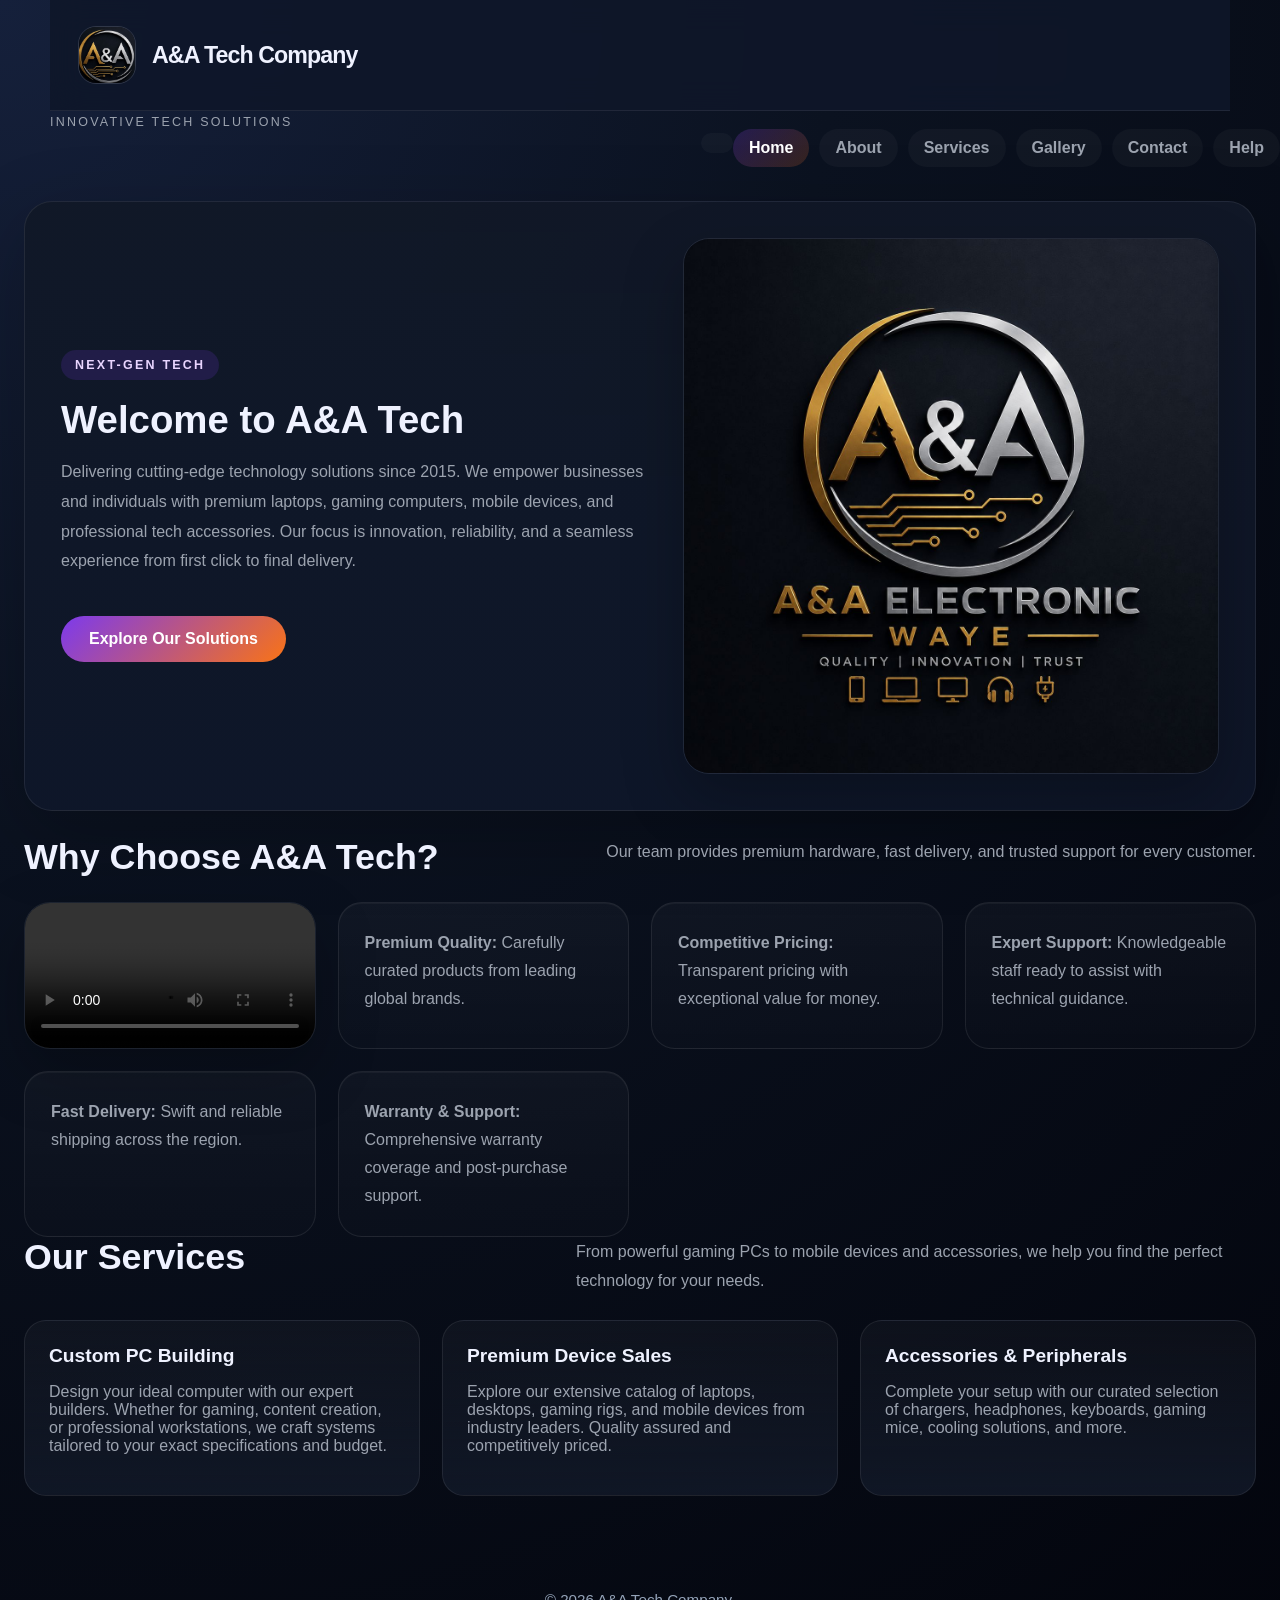
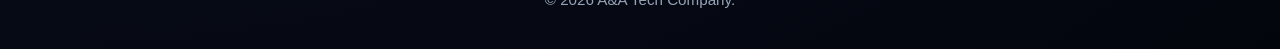
<file: index.html>
<!DOCTYPE html>
<html lang="en">
<head>
<meta charset="UTF-8">
<meta name="description" content="A&A Tech - Technology Company">
<meta name="viewport" content="width=device-width, initial-scale=1.0">
<title>A&A Tech Company</title>
<link rel="stylesheet" href="style.css">
<link rel="shortcut icon" href="Images/favicon.jpeg" type="image/x-icon">
</head>
<body>
<div class="page-shell">
<header class="site-header">
<a href="index.html" class="brand">
<img src="Images/favicon.jpeg" alt="A&A Tech logo" class="logo">
<div>
<h1 class="brand-title">A&A Tech Company</h1></header>
<p class="brand-subtitle">Innovative Tech Solutions</p>
</div>
<div>
<nav>
<ul class="header-nav-list">
<li><a href="index.html" class="active">Home</a></li>
<li><a href="about.html">About</a></li>
<li><a href="services.html">Services</a></li>
<li><a href="gallery.html">Gallery</a></li>
<li><a href="contact.html">Contact</a></li>
<li><a href="help.html">Help</a></li>
</ul>
</nav>
</div>
<main class="page-main">
<section class="page-hero">
<div class="hero-copy">
<span class="tag">NEXT-GEN TECH</span>
<h1>Welcome to A&A Tech</h1>
<p>Delivering cutting-edge technology solutions since 2015. We empower businesses and individuals with premium laptops, gaming computers, mobile devices, and professional tech accessories. Our focus is innovation, reliability, and a seamless experience from first click to final delivery.</p>
<a href="services.html" class="button">Explore Our Solutions</a>
</div>
<img src="Images/homeimage.jpeg" alt="A&A Tech home" class="hero-image">
</section>
<section> 
<div class="page-title">
<h2>Why Choose A&A Tech?</h2>
<p class="section-intro">Our team provides premium hardware, fast delivery, and trusted support for every customer.</p>
</div>
<div class="section-grid">
<video src="vedio/abdisalam34.mp4" alt="vedio" controls class="hero-image"></video>
<div class="card"><p><strong>Premium Quality:</strong> Carefully curated products from leading global brands.</p></div>
<div class="card"><p><strong>Competitive Pricing:</strong> Transparent pricing with exceptional value for money.</p></div>
<div class="card"><p><strong>Expert Support:</strong> Knowledgeable staff ready to assist with technical guidance.</p></div>
<div class="card"><p><strong>Fast Delivery:</strong> Swift and reliable shipping across the region.</p></div>
<div class="card"><p><strong>Warranty & Support:</strong> Comprehensive warranty coverage and post-purchase support.</p></div>
</div>
</section>
<section>
<div class="page-title">
<h2>Our Services</h2>
<p class="section-intro">From powerful gaming PCs to mobile devices and accessories, we help you find the perfect technology for your needs.</p>
</div>
<div class="section-grid">
<article>
<h3>Custom PC Building</h3>
<p>Design your ideal computer with our expert builders. Whether for gaming, content creation, or professional workstations, we craft systems tailored to your exact specifications and budget.</p>
</article>
<article>
<h3>Premium Device Sales</h3>
<p>Explore our extensive catalog of laptops, desktops, gaming rigs, and mobile devices from industry leaders. Quality assured and competitively priced.</p>
</article>
<article>
<h3>Accessories & Peripherals</h3>
<p>Complete your setup with our curated selection of chargers, headphones, keyboards, gaming mice, cooling solutions, and more.</p>
</article>
</div>
</section>
</main>
<footer class="site-footer">
<p>&copy; 2026 A&A Tech Company.</p>
</footer>
</div>
</body>
</html>
</file>
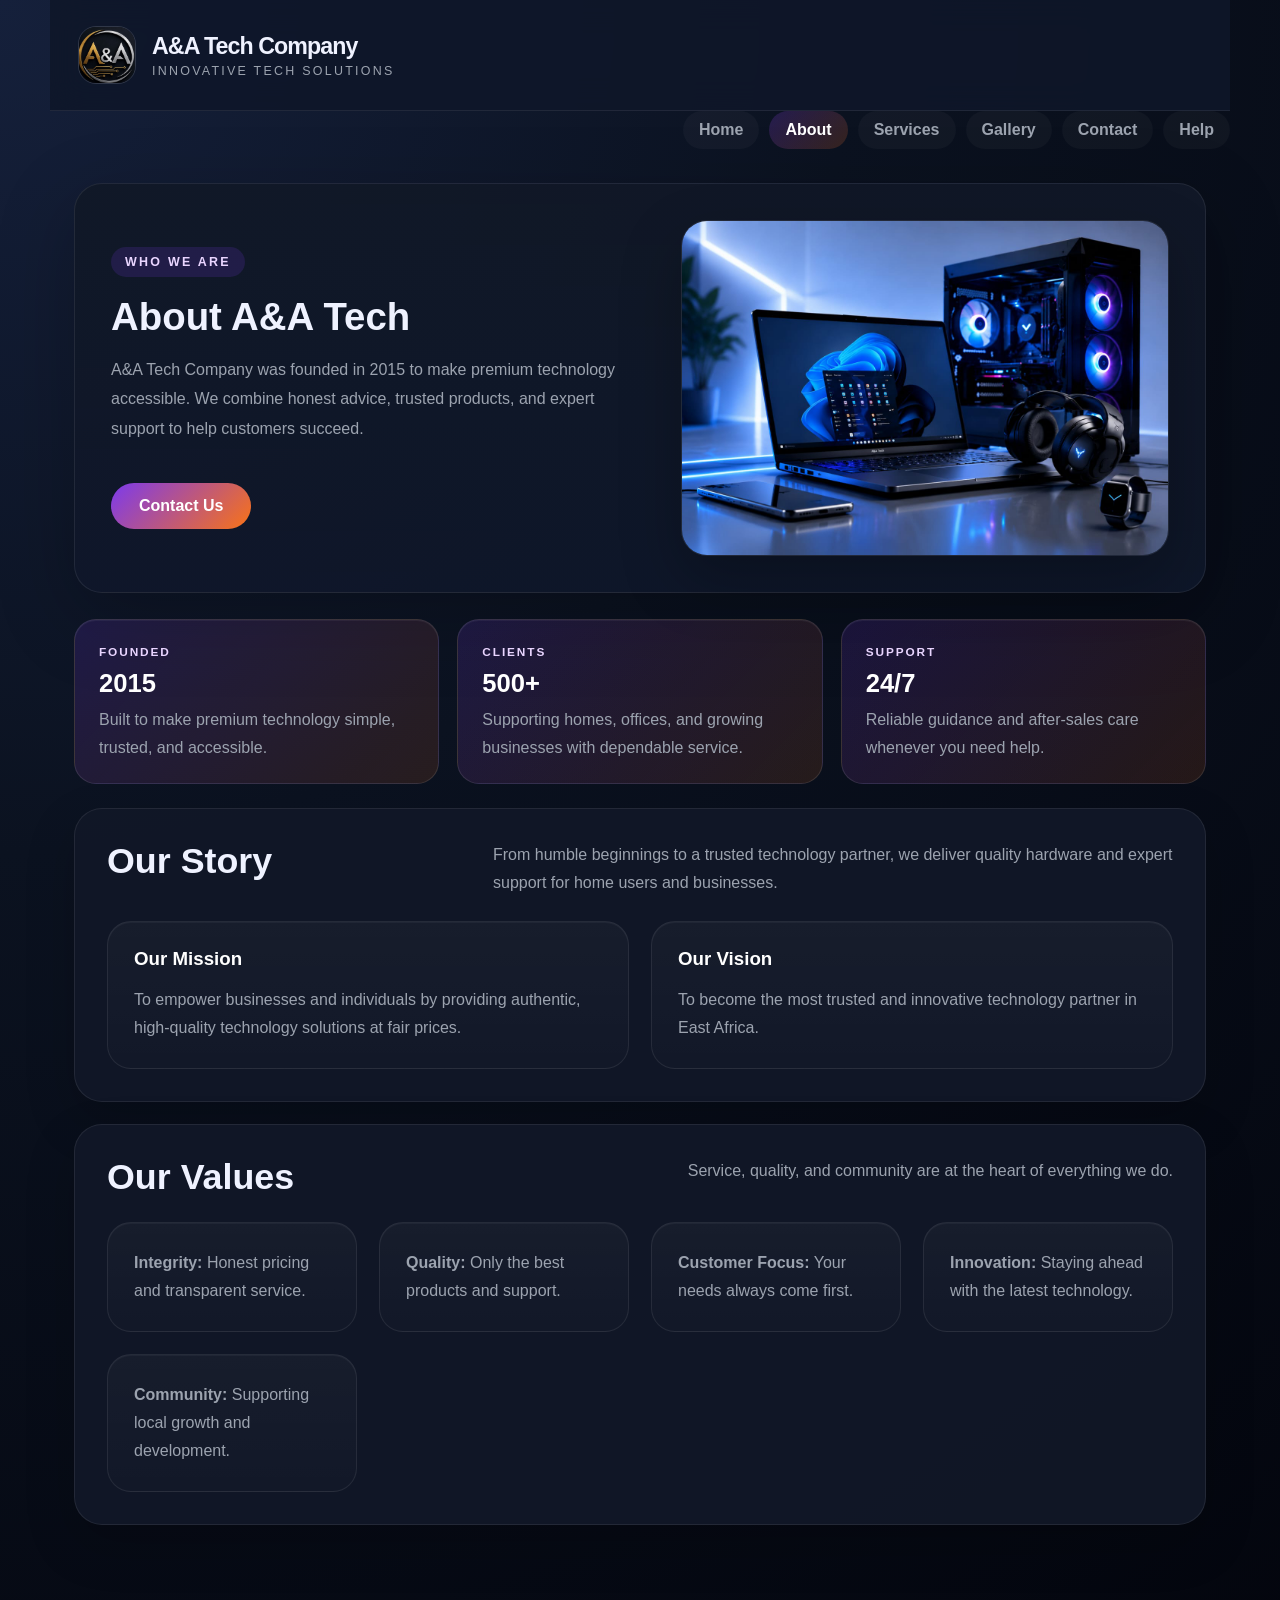
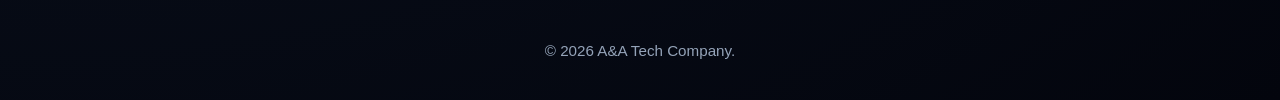
<file: about.html>
<!DOCTYPE html>
<html lang="en">
<head>
<meta charset="UTF-8">
<meta name="viewport" content="width=device-width, initial-scale=1.0">
<title>About - A&A Tech Company</title>
<link rel="stylesheet" href="style.css">
<link rel="shortcut icon" href="Images/favicon.jpeg" type="image/x-icon">
</head>
<body>
<div class="page-shell">
<header class="site-header">
<a href="index.html" class="brand">
<img src="Images/favicon.jpeg" alt="A&A Tech logo" class="logo">
<div>
<h1 class="brand-title">A&A Tech Company</h1>
<p class="brand-subtitle">Innovative Tech Solutions</p>
</div>
</a>
</header>
<nav>
<ul class="header-nav-list">
<li><a href="index.html">Home</a></li>
<li><a href="about.html" class="active">About</a></li>
<li><a href="services.html">Services</a></li>
<li><a href="gallery.html">Gallery</a></li>
<li><a href="contact.html">Contact</a></li>
<li><a href="help.html">Help</a></li>
</ul>
</nav>
<main class="page-main">
<section class="page-hero">
<div class="hero-copy">
<span class="tag">WHO WE ARE</span>
<h1>About A&A Tech</h1>
<p>A&A Tech Company was founded in 2015 to make premium technology accessible. We combine honest advice, trusted products, and expert support to help customers succeed.</p>
<a href="contact.html" class="button">Contact Us</a>
</div>
<img src="Images/img1.jpeg" alt="About A&A Tech" class="hero-image">
</section>
<section class="about-highlights" aria-label="Company highlights">
<div class="about-highlight-card">
<span class="about-label">Founded</span>
<h3>2015</h3>
<p>Built to make premium technology simple, trusted, and accessible.</p>
</div>
<div class="about-highlight-card">
<span class="about-label">Clients</span>
<h3>500+</h3>
<p>Supporting homes, offices, and growing businesses with dependable service.</p>
</div>
<div class="about-highlight-card">
<span class="about-label">Support</span>
<h3>24/7</h3>
<p>Reliable guidance and after-sales care whenever you need help.</p>
</div>
</section>
<section class="section">
<div class="page-title">
<h2>Our Story</h2>
<p class="section-intro">From humble beginnings to a trusted technology partner, we deliver quality hardware and expert support for home users and businesses.</p>
</div>
<div class="section-grid">
<div class="card">
<h3>Our Mission</h3>
<p>To empower businesses and individuals by providing authentic, high-quality technology solutions at fair prices.</p>
</div>
<div class="card">
<h3>Our Vision</h3>
<p>To become the most trusted and innovative technology partner in East Africa.</p>
</div>
</div>
</section>
<section class="section">
<div class="page-title">
<h2>Our Values</h2>
<p class="section-intro">Service, quality, and community are at the heart of everything we do.</p>
</div>
<div class="section-grid">
<div class="card"><p><strong>Integrity:</strong> Honest pricing and transparent service.</p></div>
<div class="card"><p><strong>Quality:</strong> Only the best products and support.</p></div>
<div class="card"><p><strong>Customer Focus:</strong> Your needs always come first.</p></div>
<div class="card"><p><strong>Innovation:</strong> Staying ahead with the latest technology.</p></div>
<div class="card"><p><strong>Community:</strong> Supporting local growth and development.</p></div>
</div>
</section>
</main>
<footer class="site-footer">
<p>&copy; 2026 A&A Tech Company.</p>
</footer>
</div>
</body>
</html>
</file>
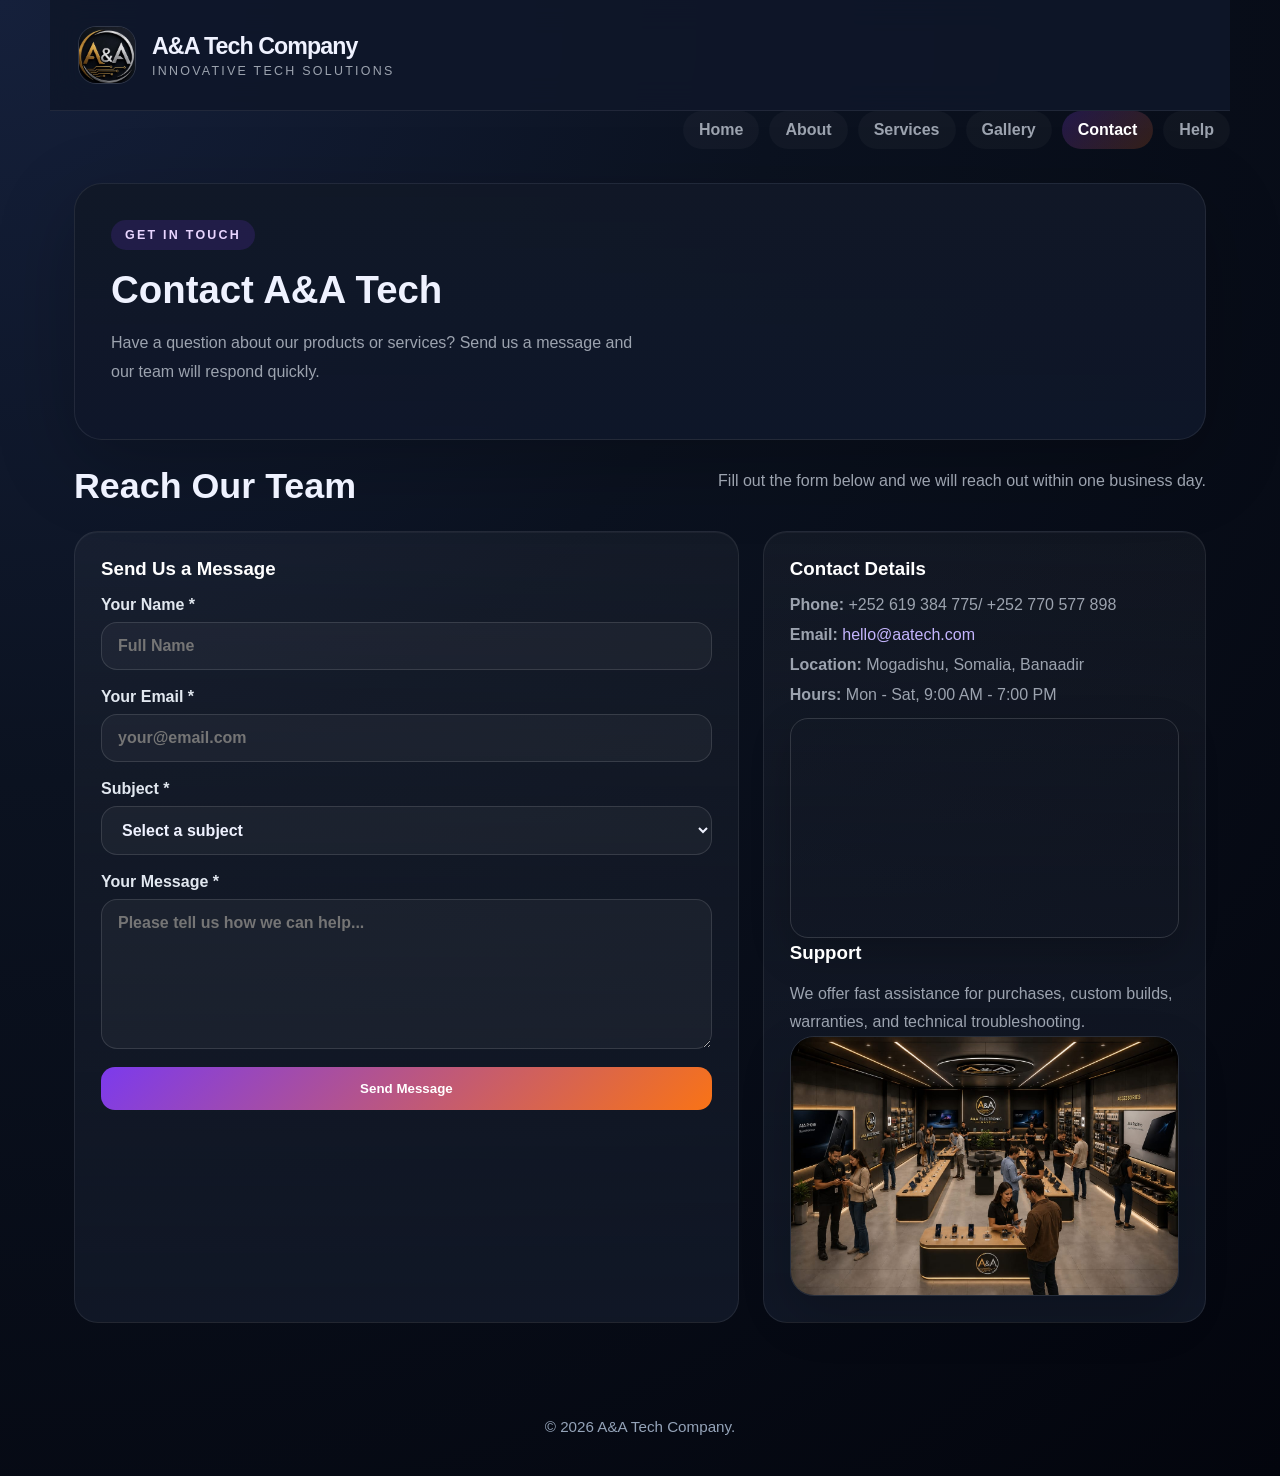
<file: contact.html>
<!DOCTYPE html>
<html lang="en">
<head>
<meta charset="UTF-8">
<meta name="viewport" content="width=device-width, initial-scale=1.0">
<title>Contact - A&A Tech Company</title>
<link rel="stylesheet" href="style.css">
<link rel="shortcut icon" href="Images/favicon.jpeg" type="image/x-icon">
</head>
<body>
<div class="page-shell">
<header class="site-header">
<a href="index.html" class="brand">
<img src="Images/favicon.jpeg" alt="A&A Tech logo" class="logo">
<div>
<h1 class="brand-title">A&A Tech Company</h1>
<p class="brand-subtitle">Innovative Tech Solutions</p>
</div>
</a>
</header>
<nav>
<ul class="header-nav-list">
<li><a href="index.html">Home</a></li>
<li><a href="about.html">About</a></li>
<li><a href="services.html">Services</a></li>
<li><a href="gallery.html">Gallery</a></li>
<li><a href="contact.html" class="active">Contact</a></li>
<li><a href="help.html">Help</a></li>
</ul>
</nav>
<main class="page-main">
<section class="page-hero">
<div class="hero-copy">
<span class="tag">GET IN TOUCH</span>
<h1>Contact A&A Tech</h1>
<p>Have a question about our products or services? Send us a message and our team will respond quickly.</p>
</div>
</section>
<section>
<div class="page-title">
<h2>Reach Our Team</h2>
<p class="section-intro">Fill out the form below and we will reach out within one business day.</p>
</div>
<div class="contact-layout">
<div class="contact-card">
<h3>Send Us a Message</h3>
<form autocomplete="off">
<label>
<strong>Your Name *</strong>
<input type="text" name="name" autocomplete="off" placeholder="Full Name" required>
</label>
<label>
<strong>Your Email *</strong>
<input type="email" name="email" autocomplete="off" placeholder="your@email.com" required>
</label>
<label>
<strong>Subject *</strong>
<select name="subject" autocomplete="off" required>
<option value="">Select a subject</option>
<option value="product-inquiry">Product Inquiry</option>
<option value="custom-build">Custom PC Build</option>
<option value="support">Technical Support</option>
<option value="feedback">Feedback</option>
<option value="other">Other</option>
</select>
</label>
<label>
<strong>Your Message *</strong>
<textarea name="message" autocomplete="off" placeholder="Please tell us how we can help..." required></textarea>
</label>
<button type="submit">Send Message</button>
</form>
</div>
<div class="contact-card">
<h3>Contact Details</h3>
<ul class="contact-list">
<li><strong>Phone:</strong> +252 619 384 775/ +252 770 577 898</li>
<li><strong>Email:</strong> <a class="contact-link" href="mailto:hello@aatech.com">hello@aatech.com</a></li>
<li><strong>Location:</strong> Mogadishu, Somalia, Banaadir</li>
<li><strong>Hours:</strong> Mon - Sat, 9:00 AM - 7:00 PM</li>
</ul>
<iframe class="map-frame" src="https://www.google.com/maps?q=Mogadishu,%20Somalia,%20Banaadir&z=12&output=embed" loading="lazy" referrerpolicy="no-referrer-when-downgrade" allowfullscreen></iframe>
<h3>Support</h3>
<p>We offer fast assistance for purchases, custom builds, warranties, and technical troubleshooting.</p>
<img src="Images/img3.jpeg" alt="Support at A&A Tech" class="image-placeholder">
</div>
</div>
</section>
</main>
<footer class="site-footer">
<p>&copy; 2026 A&A Tech Company.</p>
</footer>
</body>
</html>
</file>
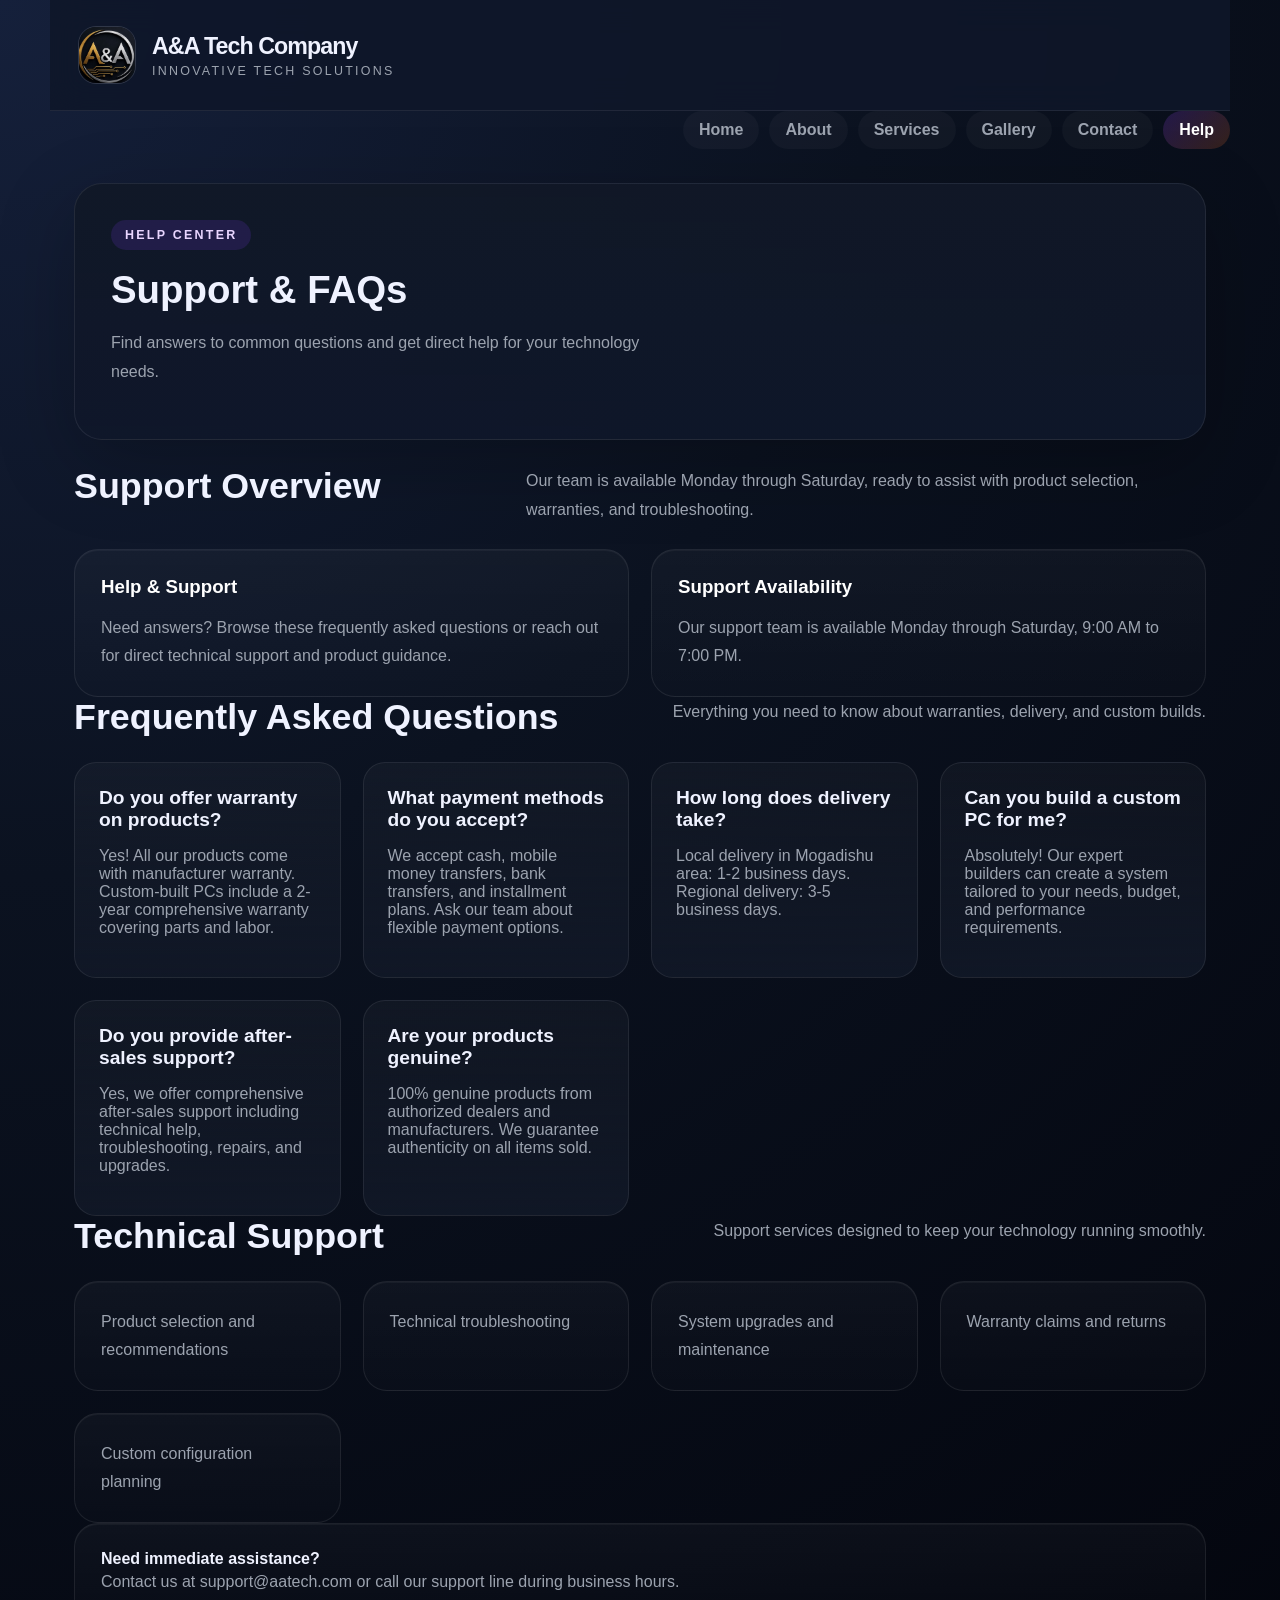
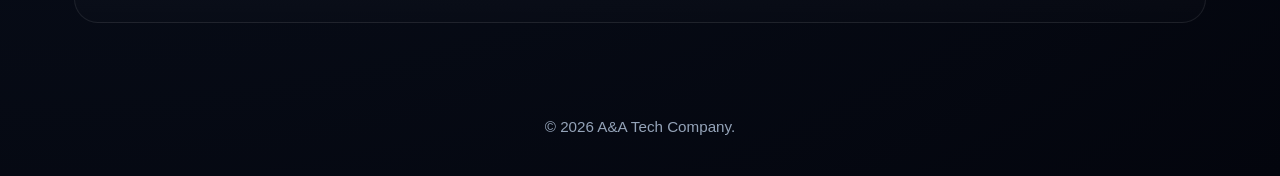
<file: help.html>
<!DOCTYPE html>
<html lang="en">
<head>
<meta charset="UTF-8">
<meta name="viewport" content="width=device-width, initial-scale=1.0">
<title>Help - A&A Tech Company</title>
<link rel="stylesheet" href="style.css">
<link rel="shortcut icon" href="Images/favicon.jpeg" type="image/x-icon">
</head>
<body>
<div class="page-shell">
<header class="site-header">
<a href="index.html" class="brand">
<img src="Images/favicon.jpeg" alt="A&A Tech logo" class="logo">
<div>
<h1 class="brand-title">A&A Tech Company</h1>
<p class="brand-subtitle">Innovative Tech Solutions</p>
</div>
</a>
</header>
<nav>
<ul class="header-nav-list">
<li><a href="index.html">Home</a></li>
<li><a href="about.html">About</a></li>
<li><a href="services.html">Services</a></li>
<li><a href="gallery.html">Gallery</a></li>
<li><a href="contact.html">Contact</a></li>
<li><a href="help.html" class="active">Help</a></li>
</ul>
</nav>
<main class="page-main">
<section class="page-hero">
<div class="hero-copy">
<span class="tag">HELP CENTER</span>
<h1>Support & FAQs</h1>
<p>Find answers to common questions and get direct help for your technology needs.</p>
</div>
</section>
<section>
<div class="page-title">
<h2>Support Overview</h2>
<p class="section-intro">Our team is available Monday through Saturday, ready to assist with product selection, warranties, and troubleshooting.</p>
</div>
<div class="section-grid">
<div class="card">
<h3>Help & Support</h3>
<p>Need answers? Browse these frequently asked questions or reach out for direct technical support and product guidance.</p>
</div>
<div class="card">
<h3>Support Availability</h3>
<p>Our support team is available Monday through Saturday, 9:00 AM to 7:00 PM.</p>
</div>
</div>
</section>
<section>
<div class="page-title">
<h2>Frequently Asked Questions</h2>
<p class="section-intro">Everything you need to know about warranties, delivery, and custom builds.</p>
</div>
<div class="section-grid">
<article>
<h3>Do you offer warranty on products?</h3>
<p>Yes! All our products come with manufacturer warranty. Custom-built PCs include a 2-year comprehensive warranty covering parts and labor.</p>
</article>
<article>
<h3>What payment methods do you accept?</h3>
<p>We accept cash, mobile money transfers, bank transfers, and installment plans. Ask our team about flexible payment options.</p>
</article>
<article>
<h3>How long does delivery take?</h3>
<p>Local delivery in Mogadishu area: 1-2 business days. Regional delivery: 3-5 business days.</p>
</article>
<article>
<h3>Can you build a custom PC for me?</h3>
<p>Absolutely! Our expert builders can create a system tailored to your needs, budget, and performance requirements.</p>
</article>
<article>
<h3>Do you provide after-sales support?</h3>
<p>Yes, we offer comprehensive after-sales support including technical help, troubleshooting, repairs, and upgrades.</p>
</article>
<article>
<h3>Are your products genuine?</h3>
<p>100% genuine products from authorized dealers and manufacturers. We guarantee authenticity on all items sold.</p>
</article>
</div>
</section>
<section>
<div class="page-title">
<h2>Technical Support</h2>
<p class="section-intro">Support services designed to keep your technology running smoothly.</p>
</div>
<div class="section-grid">
<div class="card">
<p>Product selection and recommendations</p>
</div>
<div class="card">
<p>Technical troubleshooting</p>
</div>
<div class="card">
<p>System upgrades and maintenance</p>
</div>
<div class="card">
<p>Warranty claims and returns</p>
</div>
<div class="card">
<p>Custom configuration planning</p>
</div>
</div>
<div class="card">
<strong>Need immediate assistance?</strong>
<p>Contact us at <a href="mailto:support@aatech.com">support@aatech.com</a> or call our support line during business hours.</p>
</div>
</section>
</main>
<footer class="site-footer">
<p>&copy; 2026 A&A Tech Company.</p>
</footer>
</div>
</body>
</html>
</file>
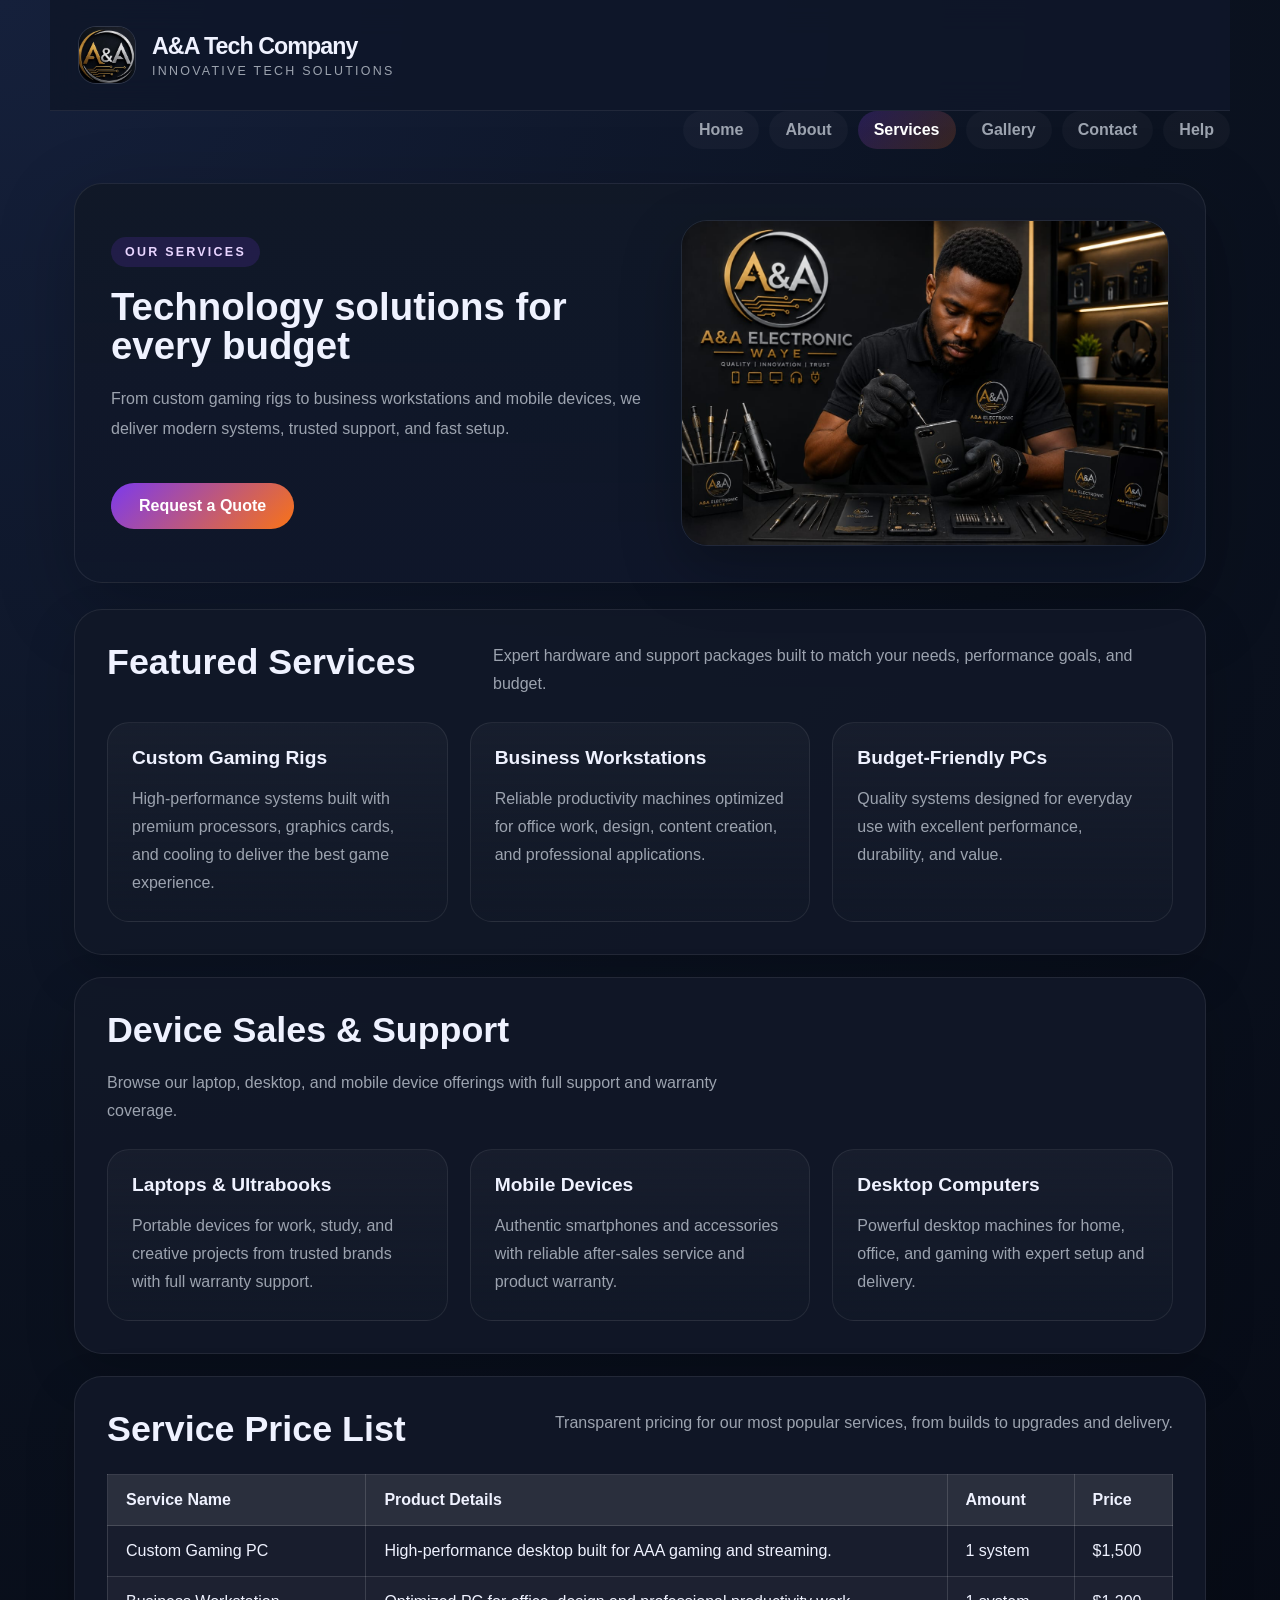
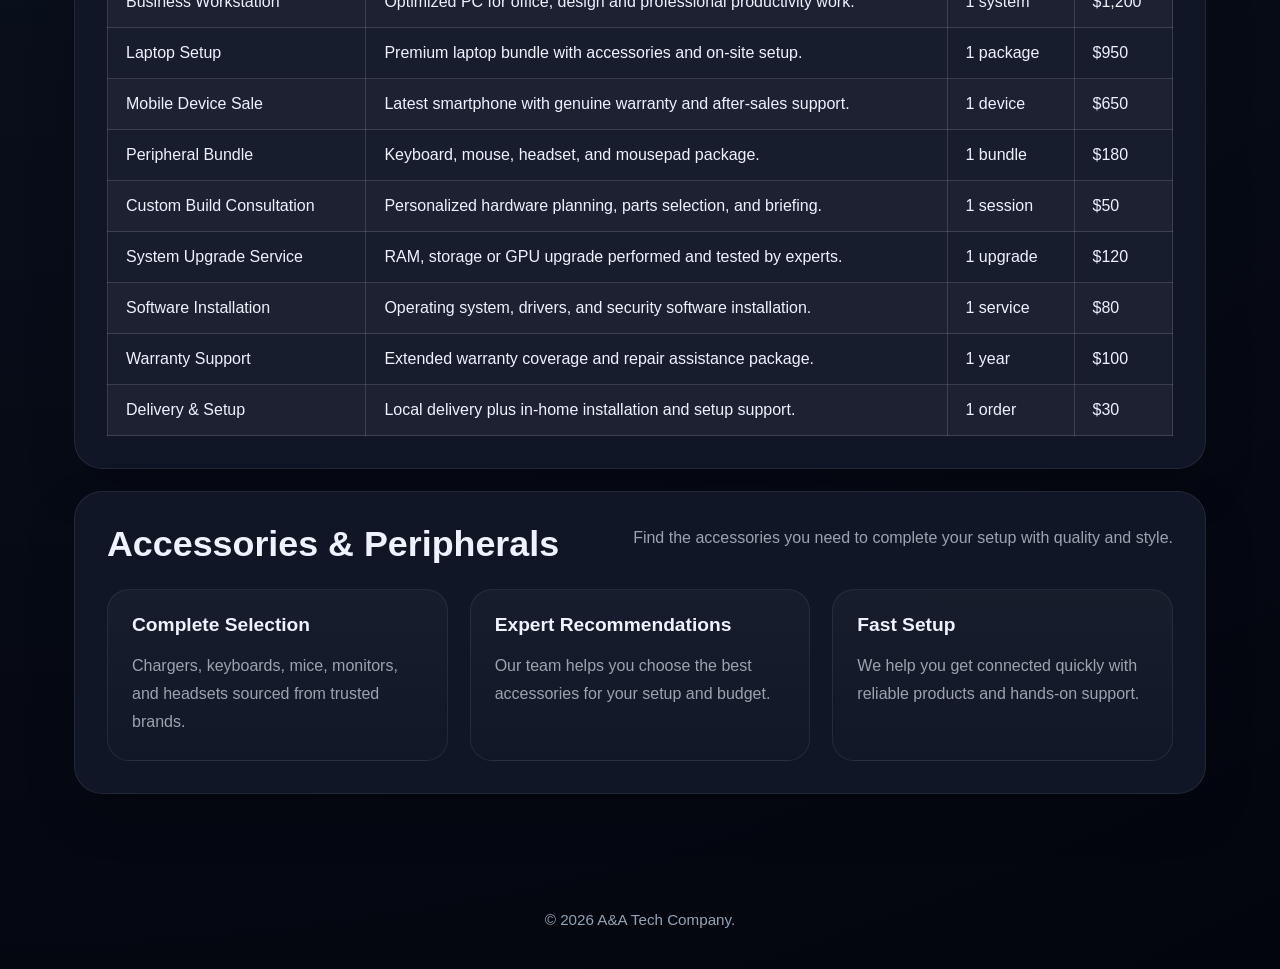
<file: services.html>
<!DOCTYPE html>
<html lang="en">
<head>
<meta charset="UTF-8">
<meta name="viewport" content="width=device-width, initial-scale=1.0">
<title>Services - A&A Tech Company</title>
<link rel="stylesheet" href="style.css">
<link rel="shortcut icon" href="Images/favicon.jpeg" type="image/x-icon">
</head>
<body>
<div class="page-shell">
<header class="site-header">
<a href="index.html" class="brand">
<img src="Images/favicon.jpeg" alt="A&A Tech logo" class="logo">
<div>
<h1 class="brand-title">A&A Tech Company</h1>
<p class="brand-subtitle">Innovative Tech Solutions</p>
</div>
</a>
</header>
<nav>
<ul class="header-nav-list">
<li><a href="index.html">Home</a></li>
<li><a href="about.html">About</a></li>
<li><a href="services.html" class="active">Services</a></li>
<li><a href="gallery.html">Gallery</a></li>
<li><a href="contact.html">Contact</a></li>
<li><a href="help.html">Help</a></li>
</ul>
</nav>
<main class="page-main">
<section class="page-hero">
<div class="hero-copy">
<span class="tag">OUR SERVICES</span>
<h1>Technology solutions for every budget</h1>
<p>From custom gaming rigs to business workstations and mobile devices, we deliver modern systems, trusted support, and fast setup.</p>
<a href="contact.html" class="button">Request a Quote</a>
</div>
<img src="Images/img2.jpeg" alt="A&A Tech services" class="hero-image">
</section>
<section class="section">
<div class="page-title">
<h2>Featured Services</h2>
<p class="section-intro">Expert hardware and support packages built to match your needs, performance goals, and budget.</p>
</div>
<div class="section-grid">
<article>
<h3>Custom Gaming Rigs</h3>
<p>High-performance systems built with premium processors, graphics cards, and cooling to deliver the best game experience.</p>
</article>
<article>
<h3>Business Workstations</h3>
<p>Reliable productivity machines optimized for office work, design, content creation, and professional applications.</p>
</article>
<article>
<h3>Budget-Friendly PCs</h3>
<p>Quality systems designed for everyday use with excellent performance, durability, and value.</p>
</article>
</div>
</section>
<section class="section">
<div class="page-title">
<h2>Device Sales & Support</h2>
<p class="section-intro">Browse our laptop, desktop, and mobile device offerings with full support and warranty coverage.</p>
</div>
<div class="section-grid">
<article>
<h3>Laptops & Ultrabooks</h3>
<p>Portable devices for work, study, and creative projects from trusted brands with full warranty support.</p>
</article>
<article>
<h3>Mobile Devices</h3>
<p>Authentic smartphones and accessories with reliable after-sales service and product warranty.</p>
</article>
<article>
<h3>Desktop Computers</h3>
<p>Powerful desktop machines for home, office, and gaming with expert setup and delivery.</p>
</article>
</div>
</section>
<section class="section">
<div class="page-title">
<h2>Service Price List</h2>
<p class="section-intro">Transparent pricing for our most popular services, from builds to upgrades and delivery.</p>
</div>
<div class="table-wrapper">
<table>
<thead>
<tr>
<th>Service Name</th>
<th>Product Details</th>
<th>Amount</th>
<th>Price</th>
</tr>
</thead>
<tbody>
<tr>
<td>Custom Gaming PC</td>
<td>High-performance desktop built for AAA gaming and streaming.</td>
<td>1 system</td>
<td>$1,500</td>
</tr>
<tr>
<td>Business Workstation</td>
<td>Optimized PC for office, design and professional productivity work.</td>
<td>1 system</td>
<td>$1,200</td>
</tr>
<tr>
<td>Laptop Setup</td>
<td>Premium laptop bundle with accessories and on-site setup.</td>
<td>1 package</td>
<td>$950</td>
</tr>
<tr>
<td>Mobile Device Sale</td>
<td>Latest smartphone with genuine warranty and after-sales support.</td>
<td>1 device</td>
<td>$650</td>
</tr>
<tr>
<td>Peripheral Bundle</td>
<td>Keyboard, mouse, headset, and mousepad package.</td>
<td>1 bundle</td>
<td>$180</td>
</tr>
<tr>
<td>Custom Build Consultation</td>
<td>Personalized hardware planning, parts selection, and briefing.</td>
<td>1 session</td>
<td>$50</td>
</tr>
<tr>
<td>System Upgrade Service</td>
<td>RAM, storage or GPU upgrade performed and tested by experts.</td>
<td>1 upgrade</td>
<td>$120</td>
</tr>
<tr>
<td>Software Installation</td>
<td>Operating system, drivers, and security software installation.</td>
<td>1 service</td>
<td>$80</td>
</tr>
<tr>
<td>Warranty Support</td>
<td>Extended warranty coverage and repair assistance package.</td>
<td>1 year</td>
<td>$100</td>
</tr>
<tr>
<td>Delivery & Setup</td>
<td>Local delivery plus in-home installation and setup support.</td>
<td>1 order</td>
<td>$30</td>
</tr>
</tbody>
</table>
</div>
</section>
<section class="section">
<div class="page-title">
<h2>Accessories & Peripherals</h2>
<p class="section-intro">Find the accessories you need to complete your setup with quality and style.</p>
</div>
<div class="section-grid">
<article>
<h3>Complete Selection</h3>
<p>Chargers, keyboards, mice, monitors, and headsets sourced from trusted brands.</p>
</article>
<article>
<h3>Expert Recommendations</h3>
<p>Our team helps you choose the best accessories for your setup and budget.</p>
</article>
<article>
<h3>Fast Setup</h3>
<p>We help you get connected quickly with reliable products and hands-on support.</p>
</article>
</div>
</section>
</main>
<footer class="site-footer">
<p>&copy; 2026 A&A Tech Company.</p>
</footer>
</div>
</body>
</html>
</file>
<file: style.css>
:root {
  --bg: #0b1220;
  --surface: #111827;
  --surface-alt: #182239;
  --border: rgba(255, 255, 255, 0.12);
  --text: #eff2ff;
  --muted: #9ca3af;
  --accent: #7c3aed;
  --accent-soft: #6d28d9;
  --accent-strong: #f97316;
  --shadow: 0 24px 80px rgba(0, 0, 0, 0.24);
}
* {
  box-sizing: border-box;
}
html {
  scroll-behavior: smooth;
}
body {
  margin: 0;
  min-height: 100vh;
  font-family: 'Segoe UI', Tahoma, Geneva, Verdana, sans-serif;
  background: radial-gradient(circle at top left, #15203b 0%, #0b1220 40%, #03050d 100%);
  color: var(--text);
}
a {
  color: inherit;
  text-decoration: none;
}
img {
  display: block;
  max-width: 100%;
  height: auto;
}
.page-shell {
  max-width: 1180px;
  margin: 0 auto;
}
.site-header {
  position: sticky;
  top: 0;
  z-index: 100;
  display: flex;
  flex-wrap: wrap;
  align-items: center;
  justify-content: space-between;
  gap: 18px;
  padding: 26px 28px;
  background: rgba(15, 23, 42, 0.9);
  border-bottom: 1px solid rgba(255, 255, 255, 0.08);
  backdrop-filter: blur(16px);
}
.brand {
  display: flex;
  align-items: center;
  gap: 16px;
}
.logo {
  width: 58px;
  height: 58px;
  border-radius: 18px;
  object-fit: cover;
  border: 1px solid rgba(255, 255, 255, 0.14);
}
.brand-title {
  margin: 0;
  font-size: 1.45rem;
  letter-spacing: -0.04em;
}
.brand-subtitle {
  margin: 4px 0 0;
  font-size: 0.78rem;
  text-transform: uppercase;
  letter-spacing: 0.18em;
  color: var(--muted);
}
.header-nav-list {
  display: flex;
  align-items: center;
  justify-content: flex-end;
  gap: 10px;
  flex-wrap: wrap;
  margin: 0;
  padding: 0;
  list-style: none;
}
.header-nav-list li {
  margin: 0;
}
.header-nav-list li a {
  display: inline-flex;
  align-items: center;
  justify-content: center;
  padding: 10px 16px;
  border-radius: 999px;
  background: rgba(255, 255, 255, 0.03);
  color: var(--muted);
  font-weight: 600;
  transition: all 0.25s ease;
}
.header-nav-list li a:hover,
.header-nav-list li a.active {
  color: #ffffff;
  background: linear-gradient(135deg, rgba(124, 58, 237, 0.22), rgba(249, 115, 22, 0.18));
}
.page-main {
  padding: 34px 24px 42px;
}
.page-hero {
  display: grid;
  grid-template-columns: minmax(0, 1.05fr) minmax(280px, 0.95fr);
  align-items: center;
  gap: 30px;
  padding: 36px;
  border-radius: 28px;
  background: linear-gradient(180deg, rgba(17, 24, 39, 0.96), rgba(15, 23, 42, 0.92));
  border: 1px solid rgba(255, 255, 255, 0.08);
  box-shadow: var(--shadow);
  margin-bottom: 26px;
}
.hero-copy {
  max-width: 720px;
}
.page-hero .tag {
  display: inline-flex;
  align-items: center;
  padding: 8px 14px;
  border-radius: 999px;
  background: rgba(124, 58, 237, 0.16);
  color: #e9d5ff;
  font-size: 0.78rem;
  font-weight: 700;
  text-transform: uppercase;
  letter-spacing: 0.18em;
}
.page-hero h1,
.page-hero h2 {
  margin: 20px 0 18px;
  font-size: clamp(2.2rem, 3vw, 3.6rem);
  line-height: 1.03;
}
.page-hero p {
  color: var(--muted);
  line-height: 1.85;
  font-size: 1rem;
}
.hero-image {
  width: 100%;
  border-radius: 26px;
  border: 1px solid rgba(255, 255, 255, 0.08);
  box-shadow: 0 24px 60px rgba(0, 0, 0, 0.25);
}
.button {
  display: inline-flex;
  align-items: center;
  justify-content: center;
  padding: 14px 28px;
  margin-top: 24px;
  border-radius: 999px;
  background: linear-gradient(135deg, #7c3aed, #f97316);
  color: #ffffff;
  font-weight: 700;
  transition: transform 0.25s ease, box-shadow 0.25s ease;
}
.button:hover {
  transform: translateY(-2px);
  box-shadow: 0 16px 30px rgba(249, 115, 22, 0.22);
}
.about-highlights {
  display: grid;
  grid-template-columns: repeat(auto-fit, minmax(220px, 1fr));
  gap: 18px;
  margin-bottom: 24px;
}
.about-highlight-card {
  background: linear-gradient(135deg, rgba(124, 58, 237, 0.16), rgba(249, 115, 22, 0.12));
  border: 1px solid rgba(255, 255, 255, 0.1);
  border-radius: 22px;
  padding: 22px 24px;
  box-shadow: inset 0 1px 0 rgba(255, 255, 255, 0.05);
}
.about-label {
  display: inline-flex;
  margin-bottom: 10px;
  font-size: 0.74rem;
  font-weight: 700;
  letter-spacing: 0.16em;
  text-transform: uppercase;
  color: #e9d5ff;
}
.about-highlight-card h3 {
  margin: 0 0 8px;
  font-size: 1.6rem;
  color: #ffffff;
}
.about-highlight-card p {
  margin: 0;
  color: var(--muted);
  line-height: 1.7;
}
.section {
  background: rgba(17, 24, 39, 0.95);
  border: 1px solid rgba(255, 255, 255, 0.08);
  border-radius: 28px;
  padding: 32px;
  box-shadow: 0 20px 50px rgba(0, 0, 0, 0.18);
  margin-bottom: 22px;
}
.page-title {
  display: flex;
  flex-wrap: wrap;
  justify-content: space-between;
  gap: 18px;
  align-items: flex-start;
  margin-bottom: 24px;
}
.page-title h2 {
  margin: 0;
  font-size: clamp(1.8rem, 2.8vw, 2.6rem);
}
.section-intro {
  max-width: 680px;
  margin: 0;
  color: var(--muted);
  line-height: 1.85;
}
.section-grid {
  display: grid;
  gap: 22px;
  grid-template-columns: repeat(auto-fit, minmax(240px, 1fr));
}
.card,
.article-card,
.gallery-card,
.contact-card {
  background: linear-gradient(180deg, rgba(255, 255, 255, 0.03), rgba(255, 255, 255, 0.01));
  border: 1px solid rgba(255, 255, 255, 0.08);
  border-radius: 24px;
  padding: 26px;
  box-shadow: inset 0 1px 0 rgba(255, 255, 255, 0.04);
}
.card h3,
.article-card h3,
.contact-card h3 {
  margin-top: 0;
  margin-bottom: 16px;
  color: #ffffff;
}
.card p,
.article-card p,
.contact-card p,
.section p {
  color: var(--muted);
  line-height: 1.75;
  margin: 0;
}
.article-card {
  padding: 24px;
}
article {
  background: linear-gradient(180deg, rgba(255, 255, 255, 0.03), rgba(17, 24, 39, 0.92));
  border: 1px solid rgba(255, 255, 255, 0.08);
  border-radius: 22px;
  padding: 24px;
}
article h3 {
  margin-top: 0;
  margin-bottom: 16px;
  font-size: 1.2rem;
}
article p {
  color: var(--muted);
}
.contact-layout {
  display: grid;
  grid-template-columns: 1.2fr 0.8fr;
  gap: 24px;
}
.contact-card {
  background: linear-gradient(180deg, rgba(255, 255, 255, 0.04), rgba(17, 24, 39, 0.96));
}
.contact-card h3 {
  margin-top: 0;
}
form {
  display: grid;
  gap: 18px;
}
label {
  display: grid;
  gap: 8px;
  color: #e2e8f0;
  font-weight: 600;
}
input,
textarea,
select {
  width: 100%;
  padding: 14px 16px;
  border-radius: 16px;
  border: 1px solid rgba(255, 255, 255, 0.12);
  background: rgba(255, 255, 255, 0.04);
  color: var(--text);
  font: inherit;
}
textarea {
  min-height: 150px;
  resize: vertical;
}
button[type='submit'] {
  padding: 14px 20px;
  border: none;
  border-radius: 14px;
  background: linear-gradient(135deg, #7c3aed, #f97316);
  color: #fff;
  font-weight: 700;
  cursor: pointer;
}
.contact-list {
  list-style: none;
  margin: 0;
  padding: 0;
  display: grid;
  gap: 12px;
}
.contact-list li {
  color: var(--muted);
}
.contact-link {
  color: #c4b5fd;
}
.contact-link:hover {
  color: #fbbf24;
}
.map-frame {
  width: 100%;
  height: 220px;
  margin-top: 14px;
  border: 1px solid rgba(255, 255, 255, 0.14);
  border-radius: 18px;
  box-shadow: 0 16px 40px rgba(0, 0, 0, 0.2);
}
.gallery-grid-two {
  display: grid;
  grid-template-columns: repeat(2, minmax(0, 1fr));
  gap: 20px;
}
.image-placeholder {
  width: 100%;
  border-radius: 24px;
  border: 1px solid rgba(255, 255, 255, 0.1);
  box-shadow: 0 20px 50px rgba(0, 0, 0, 0.18);
}
.table-wrapper {
  overflow-x: auto;
}
table {
  width: 100%;
  border-collapse: collapse;
  min-width: 680px;
  background: rgba(255, 255, 255, 0.03);
}
table th,
table td {
  padding: 16px 18px;
  border: 1px solid rgba(255, 255, 255, 0.14);
  text-align: left;
  color: var(--text);
}
table th {
  background: rgba(255, 255, 255, 0.08);
  font-weight: 700;
}
table tbody tr:nth-child(even) {
  background: rgba(255, 255, 255, 0.02);
}
footer.site-footer {
  text-align: center;
  color: #94a3b8;
  font-size: 0.95rem;
  padding: 26px 20px;
  margin-top: 12px;
}
@media (max-width: 992px) {
  .page-main {
    padding: 28px 18px 34px;
  }
  .page-hero,
  .section,
  .contact-layout {
    grid-template-columns: 1fr;
  }
  .page-hero {
    padding: 28px;
  }
  .gallery-grid-two {
    grid-template-columns: 1fr;
  }
  .contact-layout {
    gap: 20px;
  }
}
@media (max-width: 768px) {
  .site-header {
    padding: 20px 18px;
  }
  .header-nav-list {
    justify-content: center;
  }
  .page-main {
    padding: 22px 16px 32px;
  }
  .page-hero h1 {
    font-size: 2.6rem;
  }
  .card,
  .article-card,
  .contact-card,
  .section,
  .page-hero {
    border-radius: 24px;
  }
  .button {
    width: 100%;
  }
}
</file>
